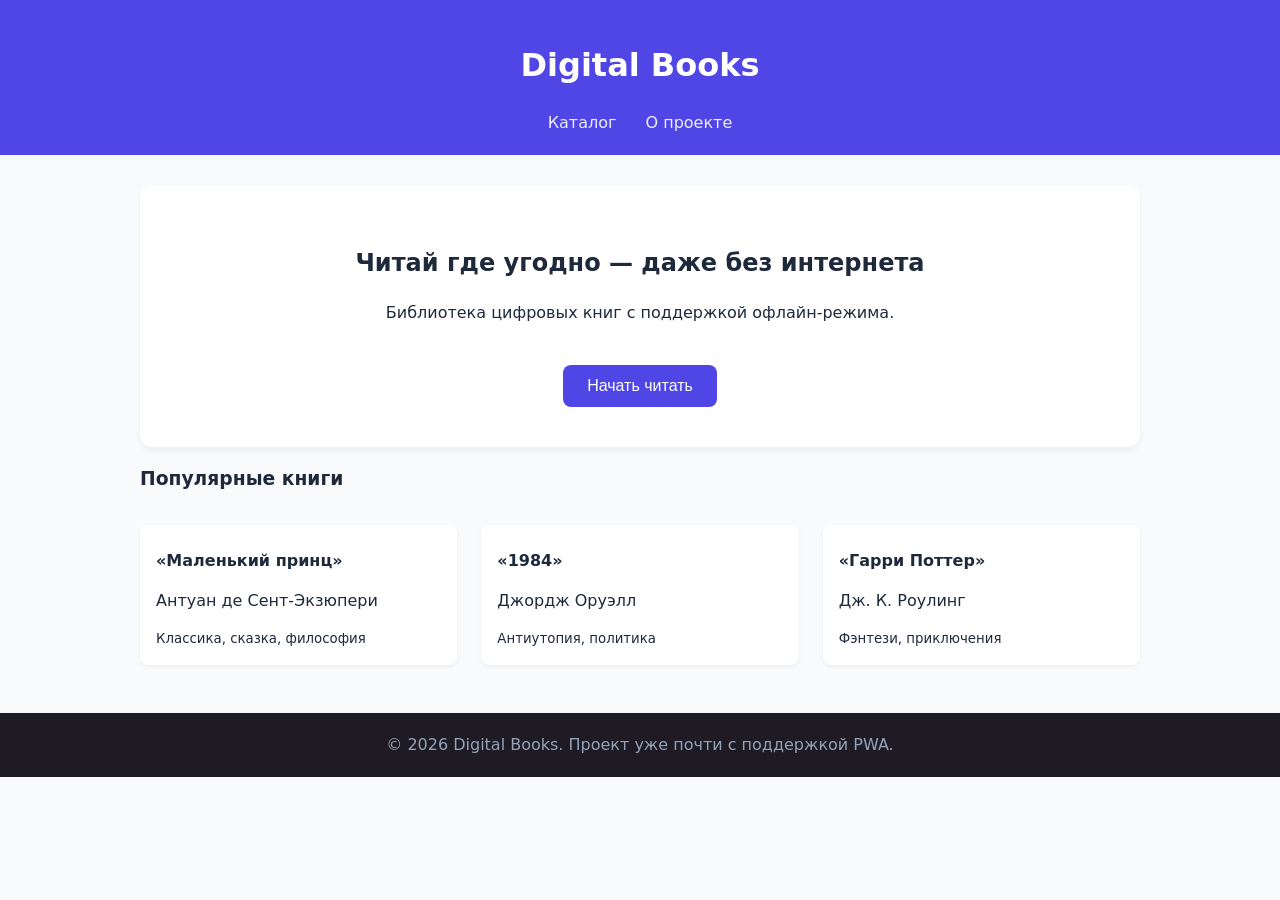
<file: index.html>
<html>
<head>
  <link rel="manifest" href="manifest.json" />
  <meta charset="UTF-8" />
  <meta name="viewport" content="width=device-width, initial-scale=1.0"/>
  <title>Digital Books — Читай везде</title>
  <style>
    :root { --primary: #4f46e5; --bg: #f8fafc; --card-bg: #ffffff; --text: #1e293b; }
    body { font-family: system-ui, -apple-system, Segoe UI, Roboto, sans-serif; margin: 0; padding: 0; background: var(--bg); color: var(--text); line-height: 1.5; }
    header { background: var(--primary); color: white; padding: 20px; text-align: center; }
    nav a { color: rgba(255,255,255,0.9); margin: 0 12px; text-decoration: none; }
    main { max-width: 1000px; margin: 30px auto; padding: 0 20px; }
    .hero { background: var(--card-bg); padding: 40px; border-radius: 12px; box-shadow: 0 4px 6px rgba(0,0,0,0.05); text-align: center; }
    button { background: var(--primary); color: white; border: none; padding: 12px 24px; border-radius: 8px; cursor: pointer; font-size: 16px; transition: background 0.2s; }
    button:hover { background: #4338ca; }
    .grid { display: grid; grid-template-columns: repeat(auto-fill, minmax(240px, 1fr)); gap: 24px; margin-top: 32px; }
    .book-card { background: var(--card-bg); padding: 16px; border-radius: 8px; box-shadow: 0 2px 4px rgba(0,0,0,0.05); }
    .book-title { font-weight: 600; margin: 8px 0 4px; }
    footer { background: #1e1b24; color: #94a3b8; text-align: center; padding: 20px; margin-top: 48px; }
  </style>
</head>
<body>
  <header>
    <h1>Digital Books</h1>
    <nav>
      <a href="index.html">Каталог</a>
      <a href="about.html">О проекте</a>
    </nav>
  </header>
  <main>
    <section class="hero">
      <h2>Читай где угодно — даже без интернета</h2>
      <p>Библиотека цифровых книг с поддержкой офлайн-режима.</p>
      <br/>
      <button onclick="alert('Скоро появится поиск и фильтры!')">Начать читать</button>
    </section>

    <section>
      <h3>Популярные книги</h3>
      <div class="grid">
        <div class="book-card">
          <div class="book-title">«Маленький принц»</div>
          <p>Антуан де Сент-Экзюпери</p>
          <small>Классика, сказка, философия</small>
        </div>
        <div class="book-card">
          <div class="book-title">«1984»</div>
          <p>Джордж Оруэлл</p>
          <small>Антиутопия, политика</small>
        </div>
        <div class="book-card">
          <div class="book-title">«Гарри Поттер»</div>
          <p>Дж. К. Роулинг</p>
          <small>Фэнтези, приключения</small>
        </div>
      </div>
    </section>
  </main>
  <footer>
    &copy; 2026 Digital Books. Проект уже почти с поддержкой PWA.
  </footer>
  <script>
  if ('serviceWorker' in navigator) {
    window.addEventListener('load', () => {
      navigator.serviceWorker.register('serviceworker.js')
        .then(registration => console.log('SW registered:', registration))
        .catch(error => console.log('SW registration failed:', error));
    });
  }
</script>
</body>
</html>
</file>
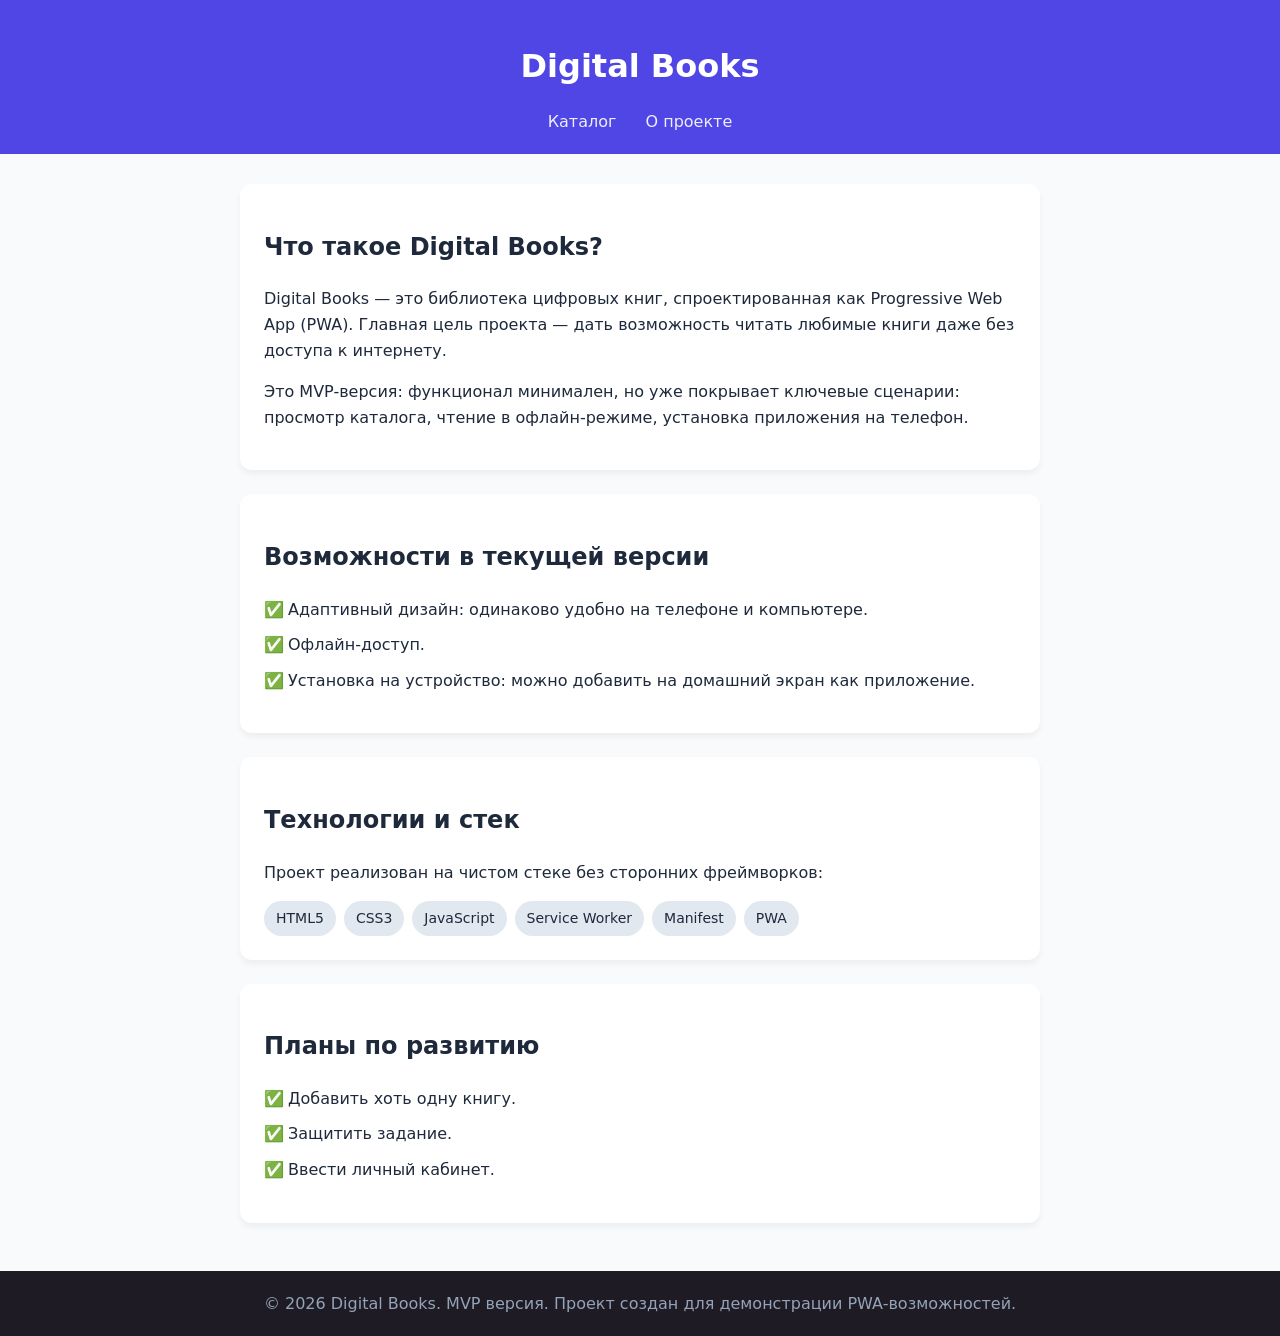
<file: about.html>
<!DOCTYPE html>
<html lang="ru">
<head>
  <meta charset="UTF-8" />
  <meta name="viewport" content="width=device-width, initial-scale=1.0"/>
  <title>О проекте — Digital Books</title>
  <!-- Подключаем внешний CSS -->
  <link rel="stylesheet" href="style.css" />
  <!-- Подключаем манифест -->
  <link rel="manifest" href="manifest.json" />
</head>
<body>
  <header>
    <h1>Digital Books</h1>
    <nav>
      <a href="index.html">Каталог</a>
      <a href="about.html">О проекте</a>
    </nav>
  </header>

  <main>
    <section class="section">
      <h2>Что такое Digital Books?</h2>
      <p>
        Digital Books — это библиотека цифровых книг, спроектированная как Progressive Web App (PWA). 
        Главная цель проекта — дать возможность читать любимые книги даже без доступа к интернету.
      </p>
      <p>
        Это MVP-версия: функционал минимален, но уже покрывает ключевые сценарии: 
        просмотр каталога, чтение в офлайн-режиме, установка приложения на телефон.
      </p>
    </section>

    <section class="section">
      <h2>Возможности в текущей версии</h2>
      <ul class="feature-list">
        <li>Адаптивный дизайн: одинаково удобно на телефоне и компьютере.</li>
        <li>Офлайн-доступ.</li>
        <li>Установка на устройство: можно добавить на домашний экран как приложение.</li>
      </ul>
    </section>

    <section class="section">
      <h2>Технологии и стек</h2>
      <p>Проект реализован на чистом стеке без сторонних фреймворков:</p>
      <div class="tech-stack">
        <span class="tag">HTML5</span>
        <span class="tag">CSS3</span>
        <span class="tag">JavaScript</span>
        <span class="tag">Service Worker</span>
        <span class="tag">Manifest</span>
        <span class="tag">PWA</span>
      </div>
    </section>

    <section class="section">
      <h2>Планы по развитию</h2>
      <ul class="feature-list">
        <li>Добавить хоть одну книгу.</li>
        <li>Защитить задание.</li>
        <li>Ввести личный кабинет.</li>
      </ul>
    </section>
  </main>

  <footer>
    &copy; 2026 Digital Books. MVP версия. Проект создан для демонстрации PWA-возможностей.
  </footer>

  <!-- Регистрация Service Worker -->
  <script>
    if ('serviceWorker' in navigator) {
      window.addEventListener('load', () => {
        navigator.serviceWorker.register('serviceworker.js')
          .then(reg => console.log('SW registered:', reg))
          .catch(err => console.error('SW registration failed:', err));
      });
    }
  </script>
</body>
</html>
</file>
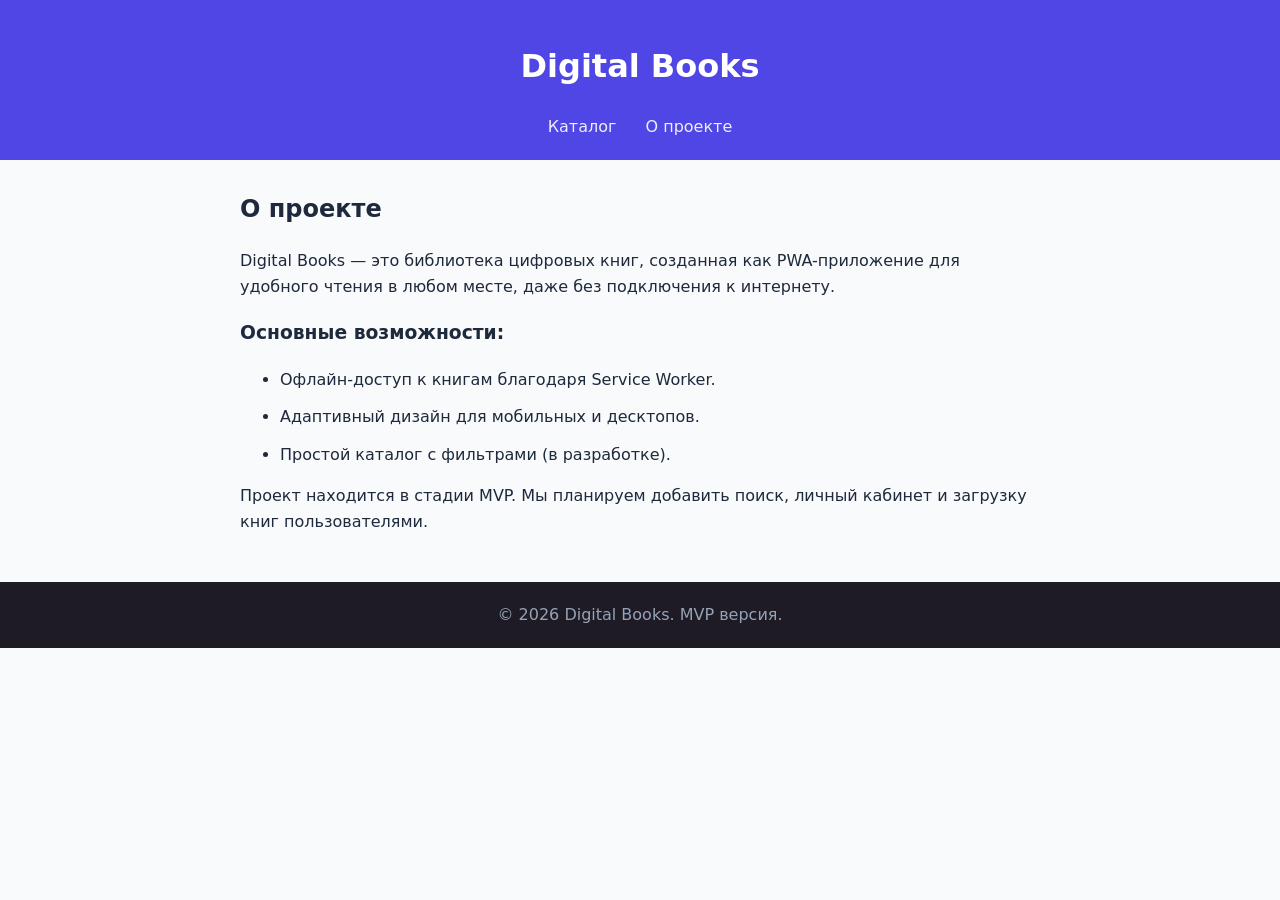
<file: topic.html>
<!DOCTYPE html>
<html lang="ru">
<head>
  <!-- Убрали слэш в начале -->
  <link rel="manifest" href="manifest.json" />
  <meta charset="UTF-8" />
  <meta name="viewport" content="width=device-width, initial-scale=1.0"/>
  <title>О проекте Digital Books</title>
  <style>
    :root { --primary: #4f46e5; --bg: #f8fafc; --card-bg: #ffffff; --text: #1e293b; }
    body { font-family: system-ui, -apple-system, Segoe UI, Roboto, sans-serif; margin: 0; padding: 0; background: var(--bg); color: var(--text); line-height: 1.6; }
    header { background: var(--primary); color: white; padding: 20px; text-align: center; }
    nav a { color: rgba(255,255,255,0.9); margin: 0 12px; text-decoration: none; }
    main { max-width: 800px; margin: 30px auto; padding: 0 20px; }
    .feature-list li { margin-bottom: 12px; }
    footer { background: #1e1b24; color: #94a3b8; text-align: center; padding: 20px; margin-top: 48px; }
  </style>
</head>
<body>
  <header>
    <h1>Digital Books</h1>
    <nav>
      <a href="index.html">Каталог</a>
      <a href="about.html">О проекте</a>
    </nav>
  </header>
  <main>
    <h2>О проекте</h2>
    <p>Digital Books — это библиотека цифровых книг, созданная как PWA-приложение для удобного чтения в любом месте, даже без подключения к интернету.</p>
    <h3>Основные возможности:</h3>
    <ul class="feature-list">
      <li>Офлайн-доступ к книгам благодаря Service Worker.</li>
      <li>Адаптивный дизайн для мобильных и десктопов.</li>
      <li>Простой каталог с фильтрами (в разработке).</li>
    </ul>
    <p>Проект находится в стадии MVP. Мы планируем добавить поиск, личный кабинет и загрузку книг пользователями.</p>
  </main>
  <footer>
    &copy; 2026 Digital Books. MVP версия.
  </footer>

  <!-- Добавили регистрацию сервис-воркера, чтобы страница работала офлайн -->
  <script>
    if ('serviceWorker' in navigator) {
      window.addEventListener('load', () => {
        navigator.serviceWorker.register('serviceworker.js')
          .then(registration => console.log('SW registered:', registration))
          .catch(error => console.log('SW registration failed:', error));
      });
    }
  </script>
</body>
</html>
</file>
<file: style.css>
:root {
  --primary: #4f46e5;
  --bg: #f8fafc;
  --card-bg: #ffffff;
  --text: #1e293b;
  --muted: #64748b;
}

body {
  font-family: system-ui, -apple-system, Segoe UI, Roboto, sans-serif;
  margin: 0;
  padding: 0;
  background: var(--bg);
  color: var(--text);
  line-height: 1.6;
}

header {
  background: var(--primary);
  color: white;
  padding: 20px;
  text-align: center;
}

nav a {
  color: rgba(255, 255, 255, 0.9);
  margin: 0 12px;
  text-decoration: none;
  font-weight: 500;
}

nav a:hover {
  text-decoration: underline;
}

main {
  max-width: 800px;
  margin: 30px auto;
  padding: 0 20px;
}

h1 {
  margin-bottom: 16px;
}

.section {
  background: var(--card-bg);
  padding: 24px;
  border-radius: 12px;
  box-shadow: 0 4px 6px rgba(0, 0, 0, 0.05);
  margin-bottom: 24px;
}

.feature-list {
  list-style: none;
  padding: 0;
}

.feature-list li {
  margin-bottom: 10px;
  position: relative;
  padding-left: 24px;
}

.feature-list li::before {
  content: "✅";
  position: absolute;
  left: 0;
}

.tech-stack {
  display: flex;
  flex-wrap: wrap;
  gap: 8px;
  margin-top: 12px;
}

.tag {
  background: #e2e8f0;
  color: var(--text);
  padding: 6px 12px;
  border-radius: 20px;
  font-size: 14px;
}

footer {
  background: #1e1b24;
  color: #94a3b8;
  text-align: center;
  padding: 20px;
  margin-top: 48px;
}
</file>
